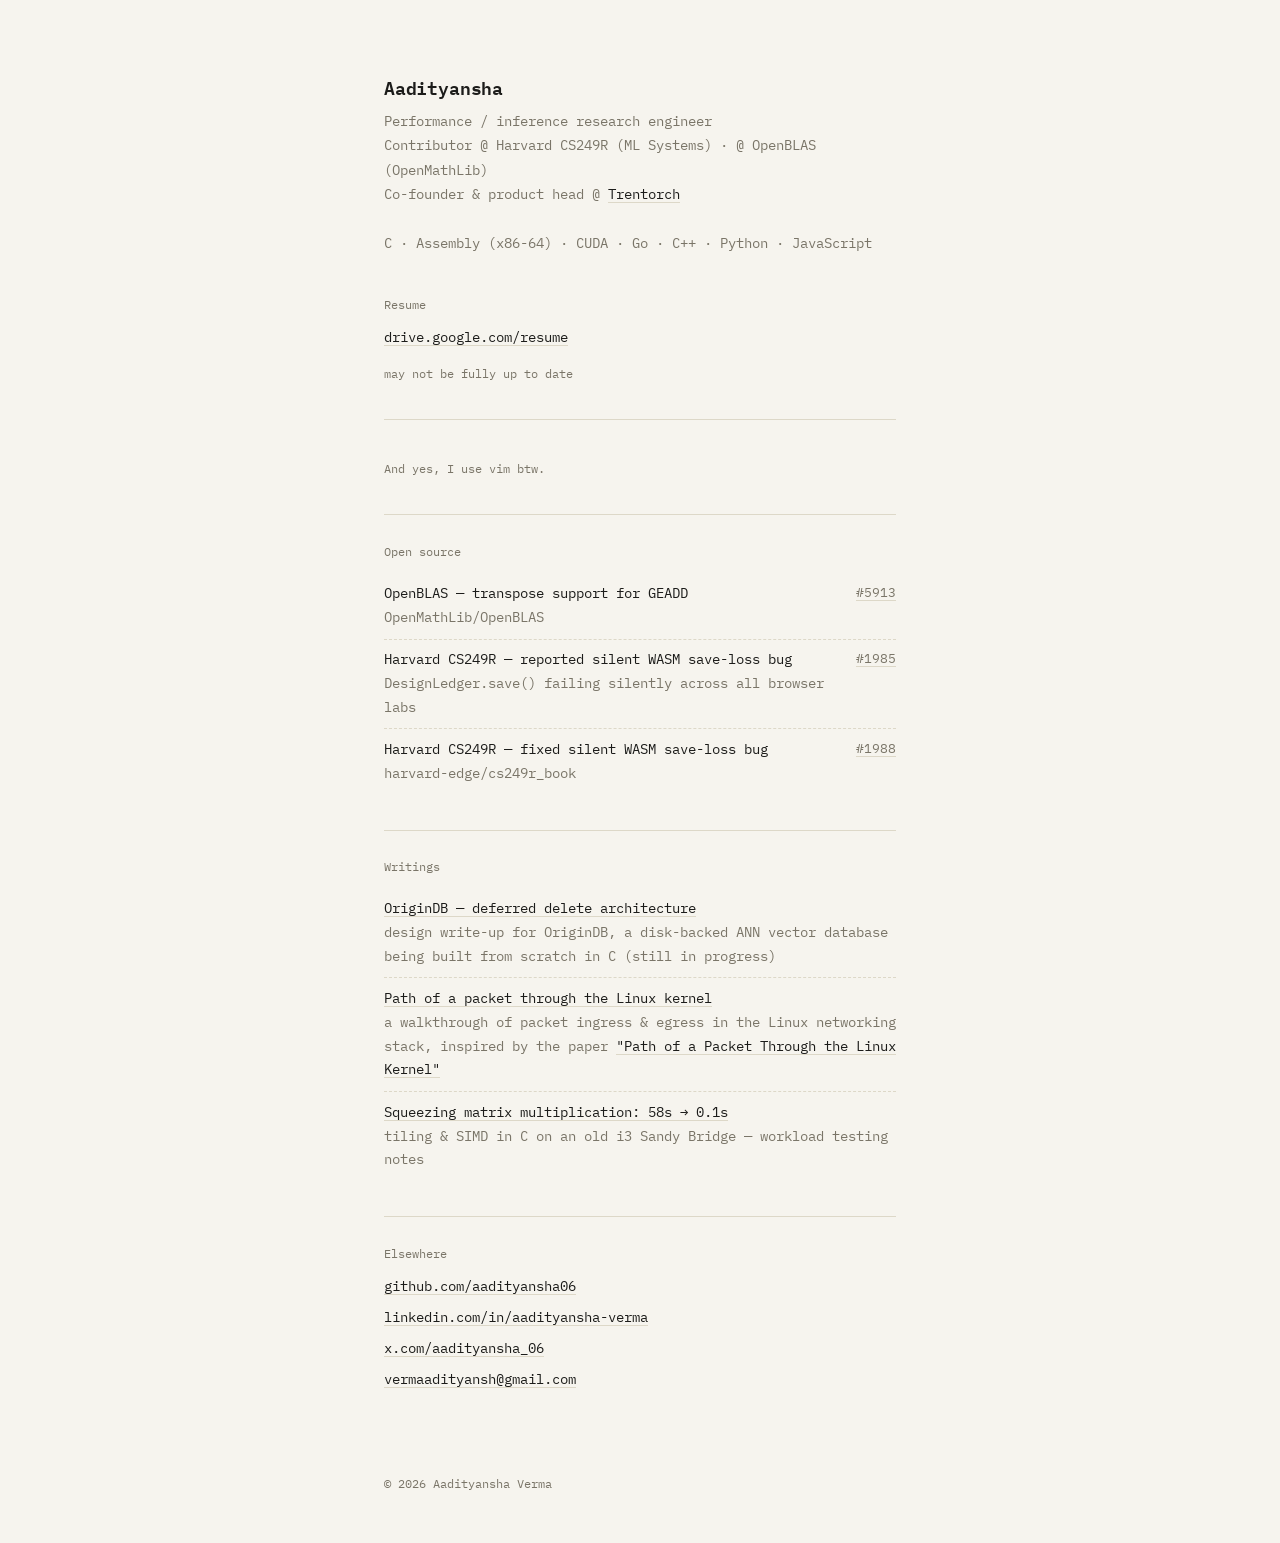
<file: index.html>
<!DOCTYPE html>
<html lang="en">
<head>
<meta charset="UTF-8">
<meta name="viewport" content="width=device-width, initial-scale=1.0">
<title>Aadityansha Verma | Performance & Inference Research Engineer</title>
<meta name="description"
    content="Aadityansha Verma — performance / inference research engineer. Contributor at Harvard CS249R (ML Systems) and OpenBLAS. Working in C, assembly, CUDA, and Go.">
<meta name="keywords" content="Aadityansha, C Programmer, CUDA, OpenBLAS, Performance Engineering, Systems Programming, Portfolio">
<meta name="author" content="Aadityansha">
<meta name="google-site-verification" content="4pAV5sb37L7j3-MzhgkRuwtt7_B7AEJZKIG20WOgfr0" />
<meta name="robots" content="index, follow">
<meta http-equiv="cache-control" content="no-cache, no-store, must-revalidate">

<link rel="canonical" href="https://aadityansha06.github.io/">

<link rel="icon" type="image/x-icon" href="pic/favicon.ico" />
<link rel="apple-touch-icon" sizes="180x180" href="pic/apple-touch-icon.png" />
<link rel="icon" type="image/png" sizes="32x32" href="pic/favicon-32x32.png" />
<link rel="icon" type="image/png" sizes="16x16" href="pic/favicon-16x16.png" />
<link rel="manifest" href="/site.webmanifest" />

<meta property="og:title" content="Aadityansha Verma | Performance & Inference Research Engineer">
<meta property="og:description"
    content="Performance / inference research engineer. Contributor at Harvard CS249R (ML Systems) and OpenBLAS. Working in C, assembly, CUDA, and Go.">
<meta property="og:image" content="https://aadityansha06.github.io/pic/main-img.png">
<meta property="og:url" content="https://aadityansha06.github.io/">
<meta property="og:type" content="website">

<script type="application/ld+json">
{
    "@context": "https://schema.org",
    "@type": "WebSite",
    "name": "Aadityansha Portfolio",
    "url": "https://aadityansha06.github.io/",
    "description": "Aadityansha Verma — performance / inference research engineer, contributor at Harvard CS249R and OpenBLAS.",
    "author": {
      "@type": "Person",
      "name": "Aadityansha Verma"
    },
    "sameAs": [
      "https://github.com/aadityansha06",
      "https://www.linkedin.com/in/aadityansha-verma-a4a35a213/",
      "https://x.com/aadityansha_06",
      "https://trentorch.com/"
    ]
  }
</script>

<link rel="preconnect" href="https://fonts.googleapis.com">
<link rel="preconnect" href="https://fonts.gstatic.com" crossorigin>
<link href="https://fonts.googleapis.com/css2?family=IBM+Plex+Mono:wght@400;500;600&display=swap" rel="stylesheet">
<style>
  :root {
    --bg: #f6f4ee;
    --ink: #1c1c1a;
    --muted: #7a7568;
    --line: #ddd8c8;
    --accent: #a8481f;
  }

  * { box-sizing: border-box; }

  body {
    margin: 0;
    background: var(--bg);
    color: var(--ink);
    font-family: "IBM Plex Mono", monospace;
    font-size: 14px;
    line-height: 1.7;
    -webkit-font-smoothing: antialiased;
  }

  main {
    max-width: 560px;
    margin: 0 auto;
    padding: 4.5rem 1.5rem 3rem;
  }

  a {
    color: var(--ink);
    text-decoration: underline;
    text-decoration-color: var(--line);
    text-underline-offset: 3px;
    transition: text-decoration-color .15s ease, color .15s ease;
  }

  a:hover {
    color: var(--accent);
    text-decoration-color: var(--accent);
  }

  h1 {
    font-size: 1.15rem;
    font-weight: 600;
    margin: 0 0 0.35rem;
    letter-spacing: -0.01em;
  }

  .role {
    color: var(--muted);
    font-size: 0.9rem;
    margin: 0 0 1.6rem;
  }

  .stack {
    color: var(--muted);
    font-size: 0.85rem;
    margin: 0 0 2.4rem;
  }

  section {
    margin-bottom: 2.2rem;
    padding-top: 1.6rem;
    border-top: 1px solid var(--line);
  }

  section:first-of-type {
    border-top: none;
    padding-top: 0;
  }

  .label {
    color: var(--muted);
    font-size: 0.78rem;
    margin: 0 0 0.7rem;
  }

  .resume-row {
    display: flex;
    align-items: baseline;
    gap: 0.6rem;
    flex-wrap: wrap;
  }

  .note {
    color: var(--muted);
    font-size: 0.78rem;
  }

  .oss-item {
    display: flex;
    justify-content: space-between;
    gap: 1rem;
    padding: 0.55rem 0;
  }

  .oss-item + .oss-item {
    border-top: 1px dashed var(--line);
  }

  .oss-title {
    font-size: 0.87rem;
  }

  .oss-desc {
    color: var(--muted);
  }

  .oss-num {
    color: var(--muted);
    white-space: nowrap;
    font-size: 0.82rem;
  }

  .links {
    display: flex;
    flex-direction: column;
    gap: 0.45rem;
    font-size: 0.87rem;
  }

  footer {
    max-width: 560px;
    margin: 0 auto;
    padding: 0 1.5rem 3rem;
    color: var(--muted);
    font-size: 0.75rem;
  }
</style>
</head>
<body>
<main>

  <h1>Aadityansha</h1>
  <p class="role">
    Performance / inference research engineer<br>
    Contributor @ Harvard CS249R (ML Systems) · @ OpenBLAS (OpenMathLib)<br>
    Co-founder &amp; product head @ <a href="https://trentorch.com/" target="_blank">Trentorch</a>
  </p>
  <p class="stack">C · Assembly (x86-64) · CUDA · Go · C++ · Python · JavaScript</p>

  <section>
    <p class="label">Resume</p>
    <div class="resume-row">
      <a href="https://drive.google.com/file/d/1XnwPjfls4jCZEmlDvMYCypUfWXNkz2Xh/view?usp=sharing" target="_blank">drive.google.com/resume</a>
    </div>
    <p class="note">may not be fully up to date</p>
  </section>

  <section>
    <p class="note">And yes, I use vim btw.</p>
  </section>

  <section>
    <p class="label">Open source</p>

    <div class="oss-item">
      <div>
        <div class="oss-title">OpenBLAS — transpose support for GEADD</div>
        <div class="oss-desc">OpenMathLib/OpenBLAS</div>
      </div>
      <a class="oss-num" href="https://github.com/OpenMathLib/OpenBLAS/pull/5913" target="_blank">#5913</a>
    </div>

    <div class="oss-item">
      <div>
        <div class="oss-title">Harvard CS249R — reported silent WASM save-loss bug</div>
        <div class="oss-desc">DesignLedger.save() failing silently across all browser labs</div>
      </div>
      <a class="oss-num" href="https://github.com/harvard-edge/cs249r_book/issues/1985" target="_blank">#1985</a>
    </div>

    <div class="oss-item">
      <div>
        <div class="oss-title">Harvard CS249R — fixed silent WASM save-loss bug</div>
        <div class="oss-desc">harvard-edge/cs249r_book</div>
      </div>
      <a class="oss-num" href="https://github.com/harvard-edge/cs249r_book/pull/1988" target="_blank">#1988</a>
    </div>
  </section>

  <section>
    <p class="label">Writings</p>

    <div class="oss-item">
      <div>
        <div class="oss-title"><a href="https://github.com/aadityansha06/vecdb/blob/main/write-up/Delete-architecture.md" target="_blank">OriginDB — deferred delete architecture</a></div>
        <div class="oss-desc">design write-up for OriginDB, a disk-backed ANN vector database being built from scratch in C (still in progress)</div>
      </div>
    </div>

    <div class="oss-item">
      <div>
        <div class="oss-title"><a href="https://x.com/aadityansha_06/status/2012530411948453993?s=20" target="_blank">Path of a packet through the Linux kernel</a></div>
        <div class="oss-desc">a walkthrough of packet ingress &amp; egress in the Linux networking stack, inspired by the paper <a href="https://www.net.in.tum.de/fileadmin/TUM/NET/NET-2024-04-1/NET-2024-04-1_16.pdf" target="_blank">"Path of a Packet Through the Linux Kernel"</a></div>
      </div>
    </div>

    <div class="oss-item">
      <div>
        <div class="oss-title"><a href="https://x.com/aadityansha_06/status/2078099876664246720?s=20" target="_blank">Squeezing matrix multiplication: 58s → 0.1s</a></div>
        <div class="oss-desc">tiling &amp; SIMD in C on an old i3 Sandy Bridge — workload testing notes</div>
      </div>
    </div>
  </section>

  <section>
    <p class="label">Elsewhere</p>
    <div class="links">
      <a href="https://github.com/aadityansha06" target="_blank">github.com/aadityansha06</a>
      <a href="https://www.linkedin.com/in/aadityansha-verma-a4a35a213" target="_blank">linkedin.com/in/aadityansha-verma</a>
      <a href="https://x.com/aadityansha_06" target="_blank">x.com/aadityansha_06</a>
      <a href="mailto:vermaadityansh@gmail.com">vermaadityansh@gmail.com</a>
    </div>
  </section>

</main>

<footer>© 2026 Aadityansha Verma</footer>

</body>
</html>
</file>
